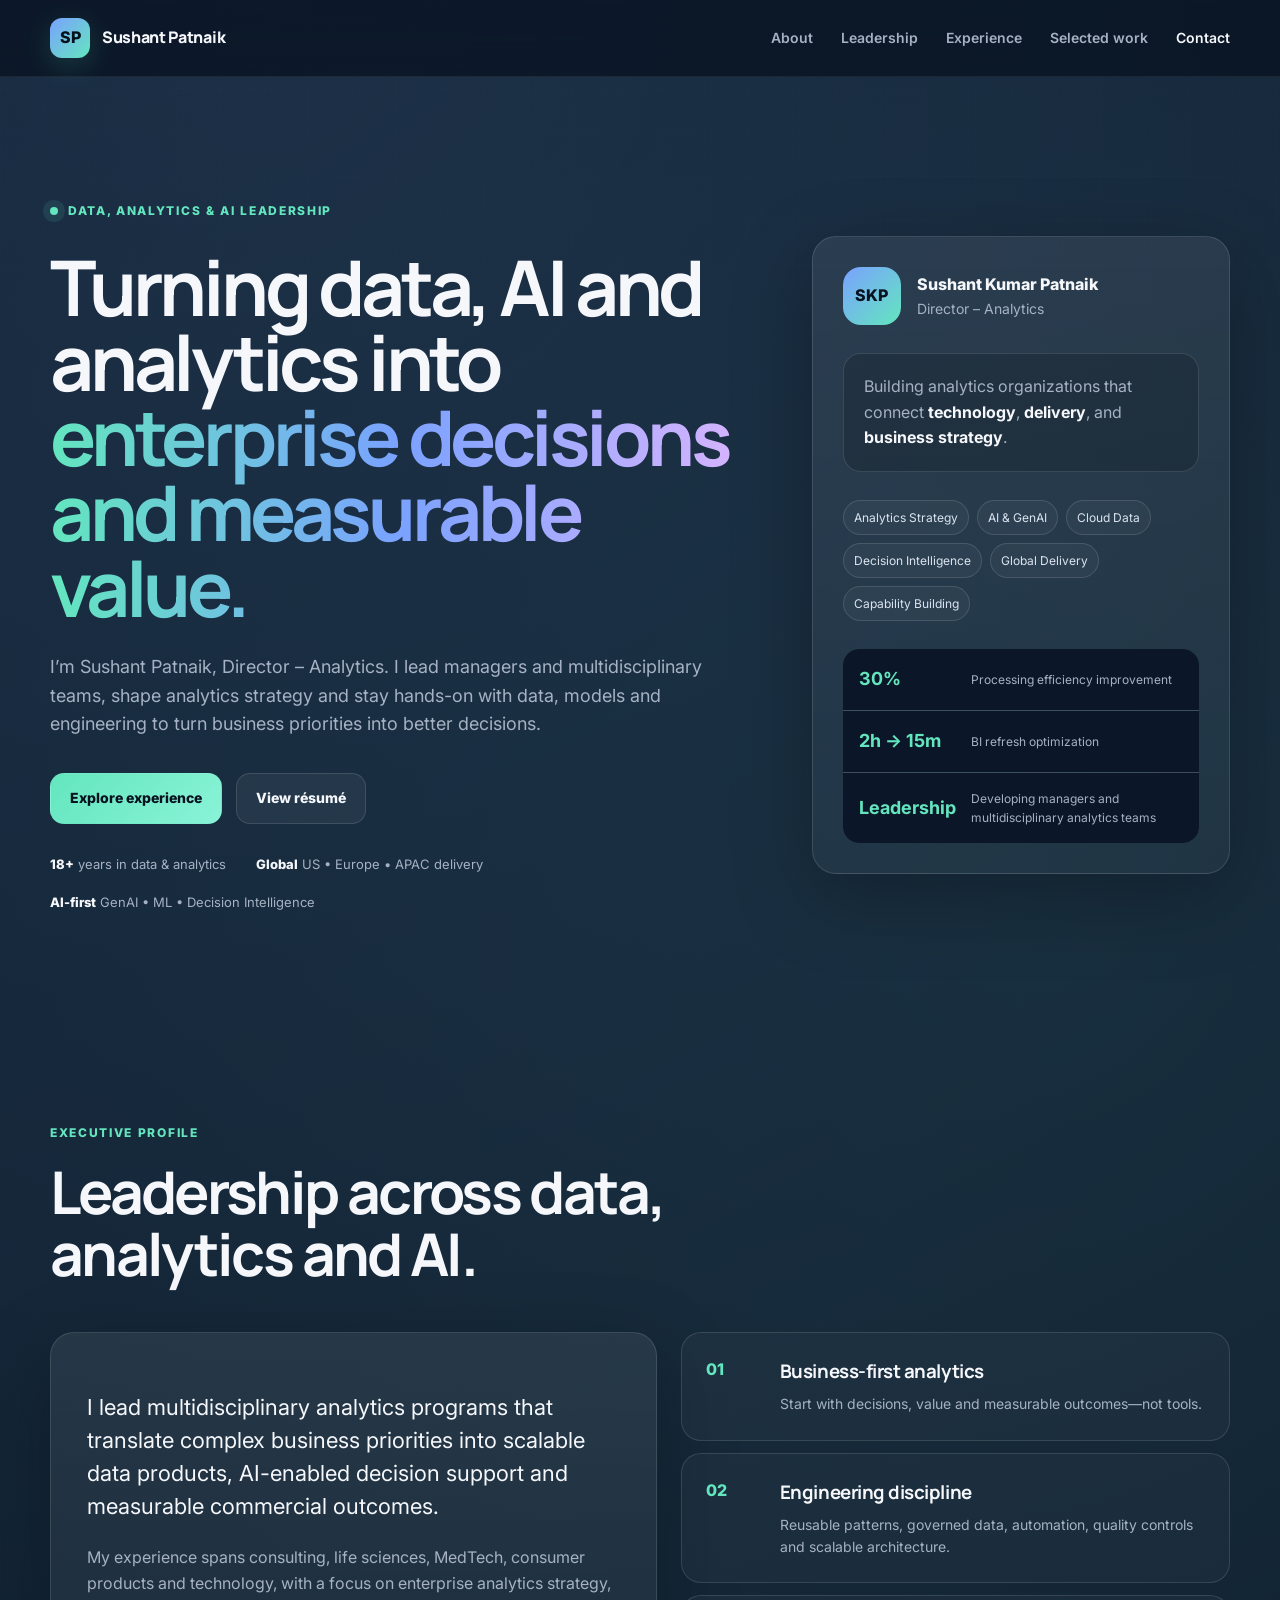
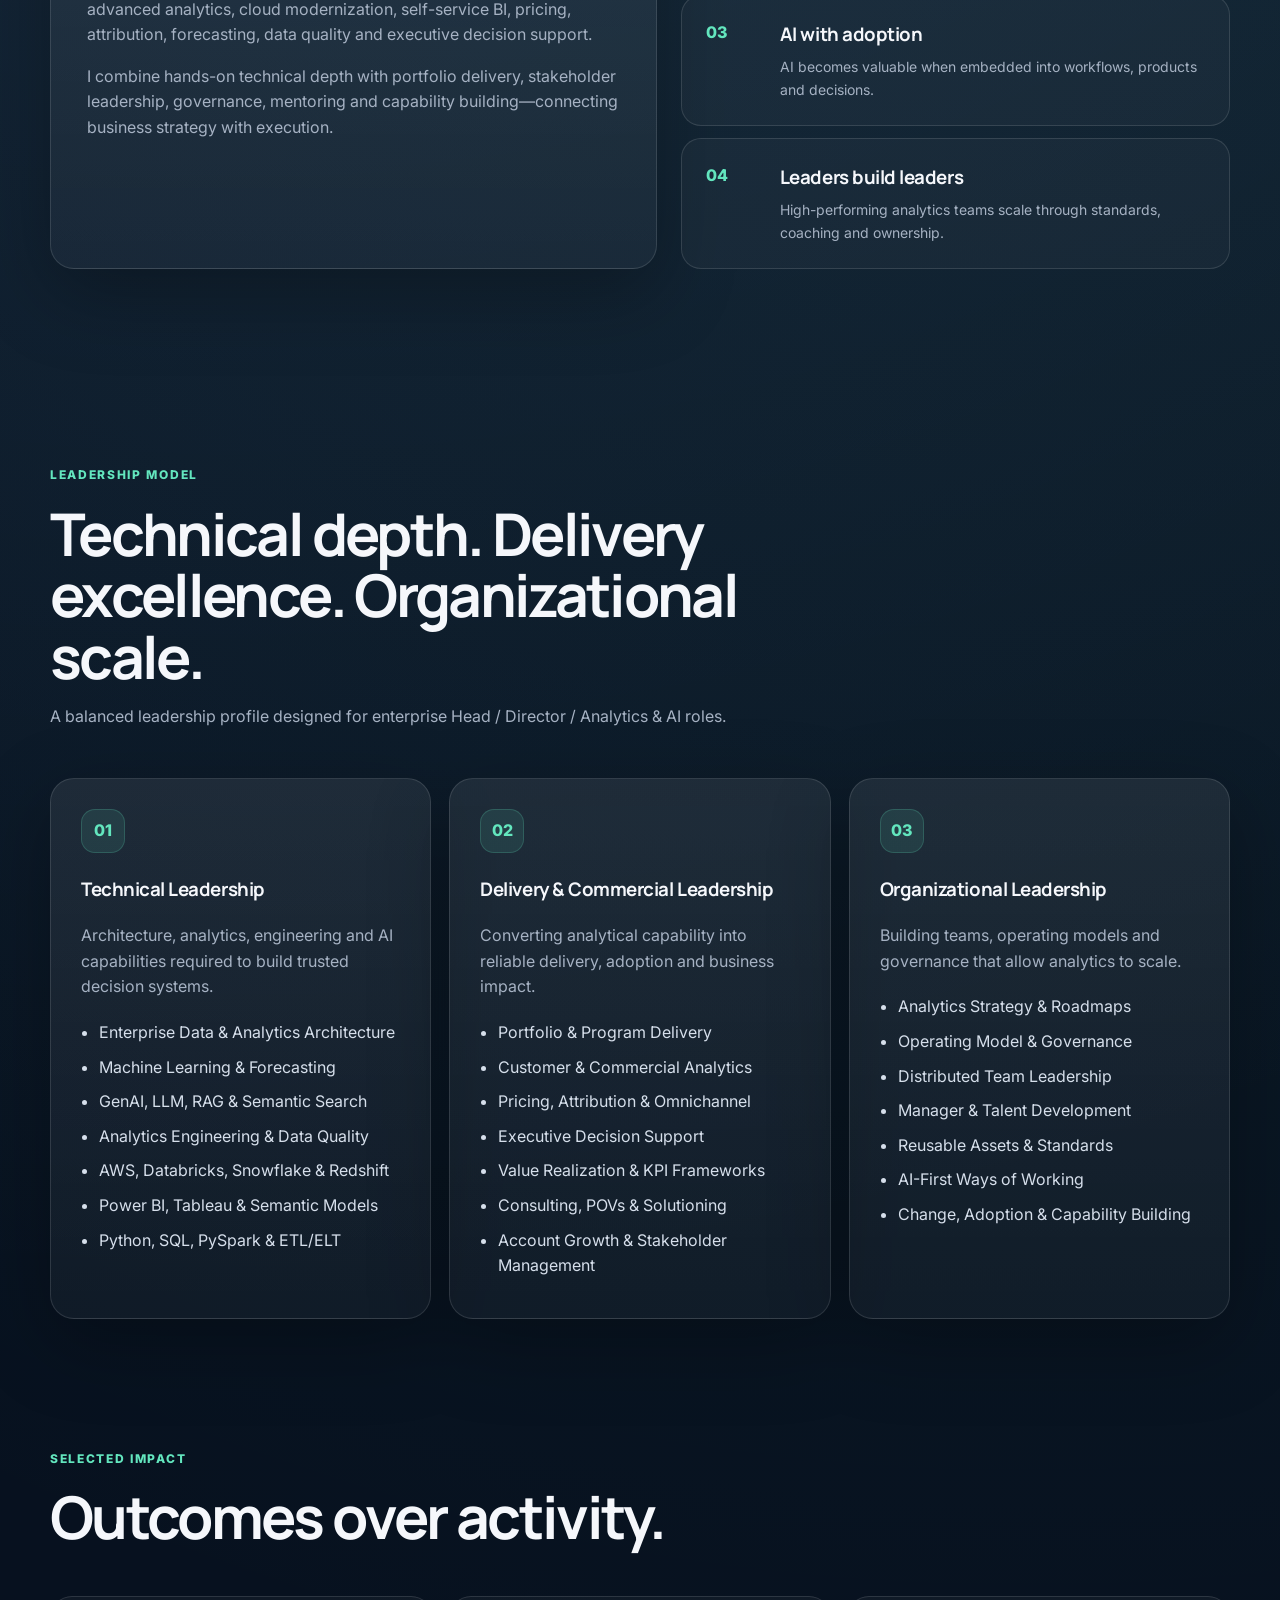
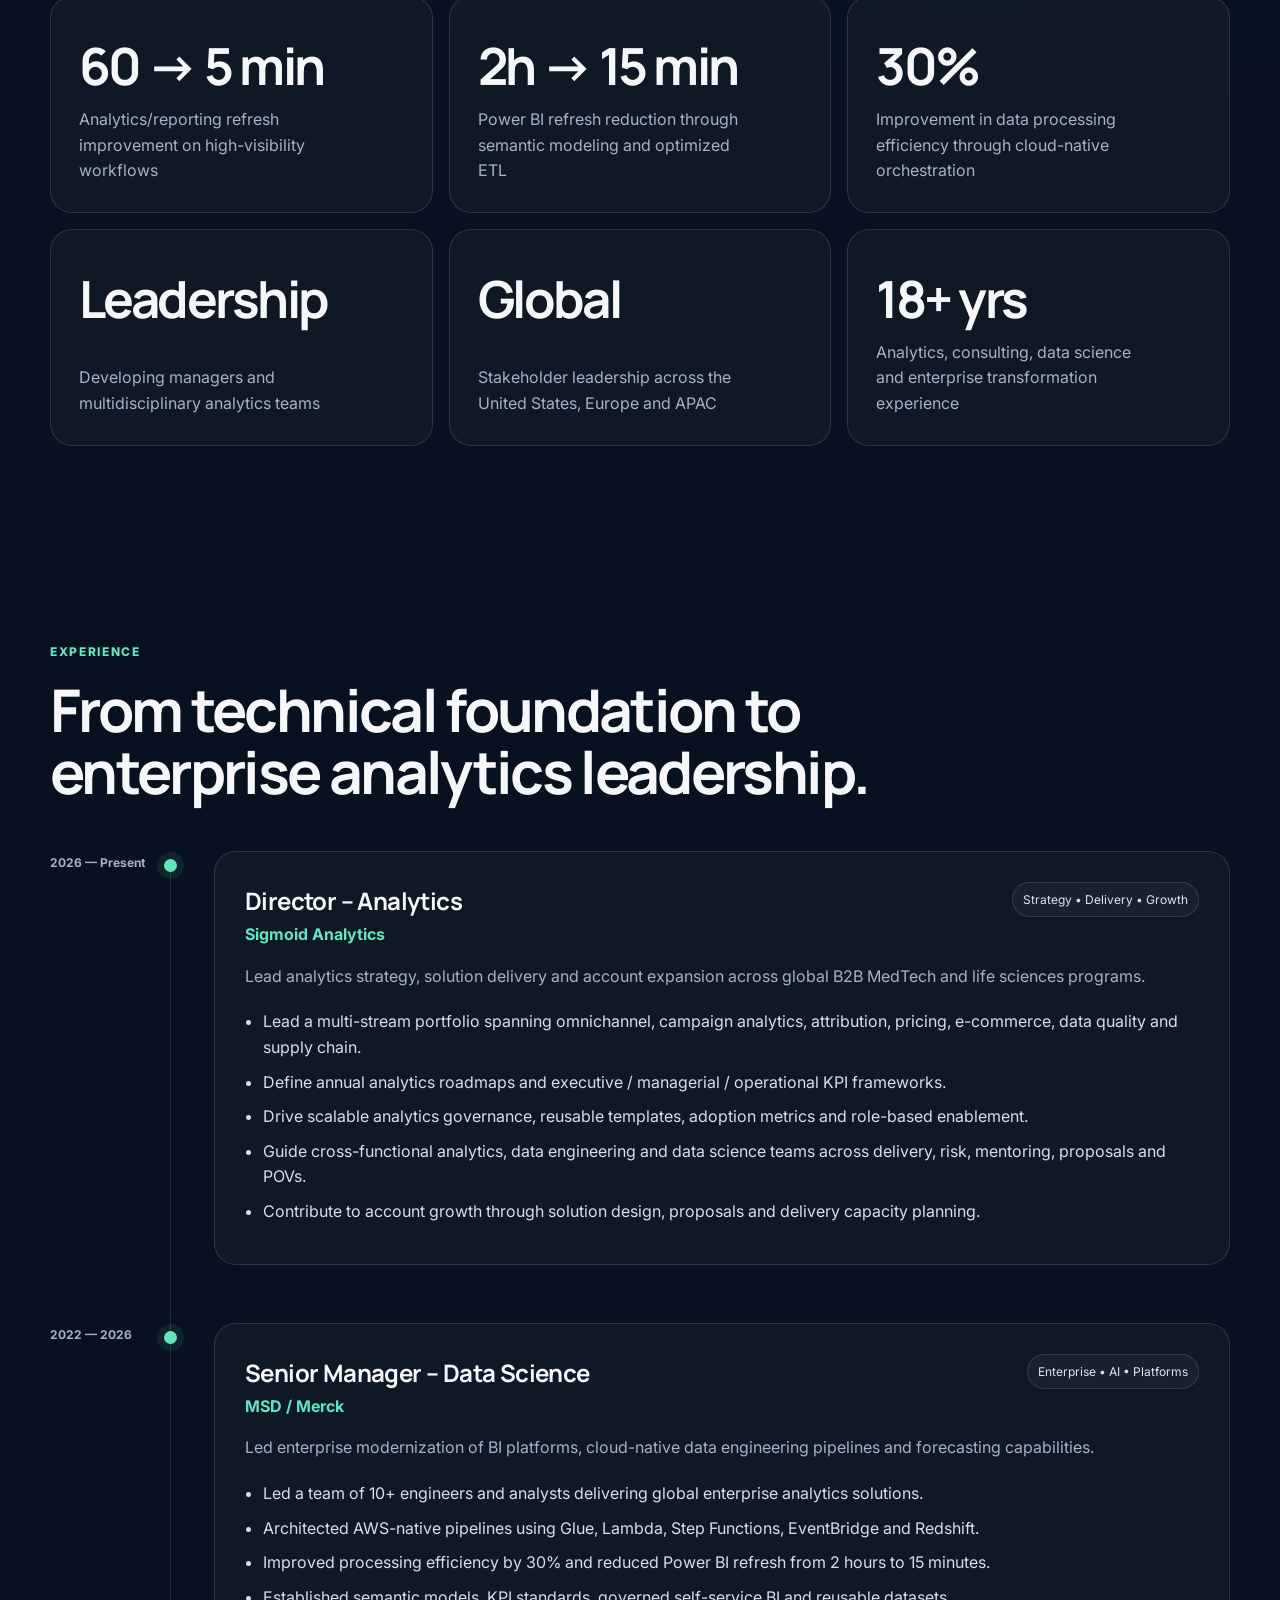
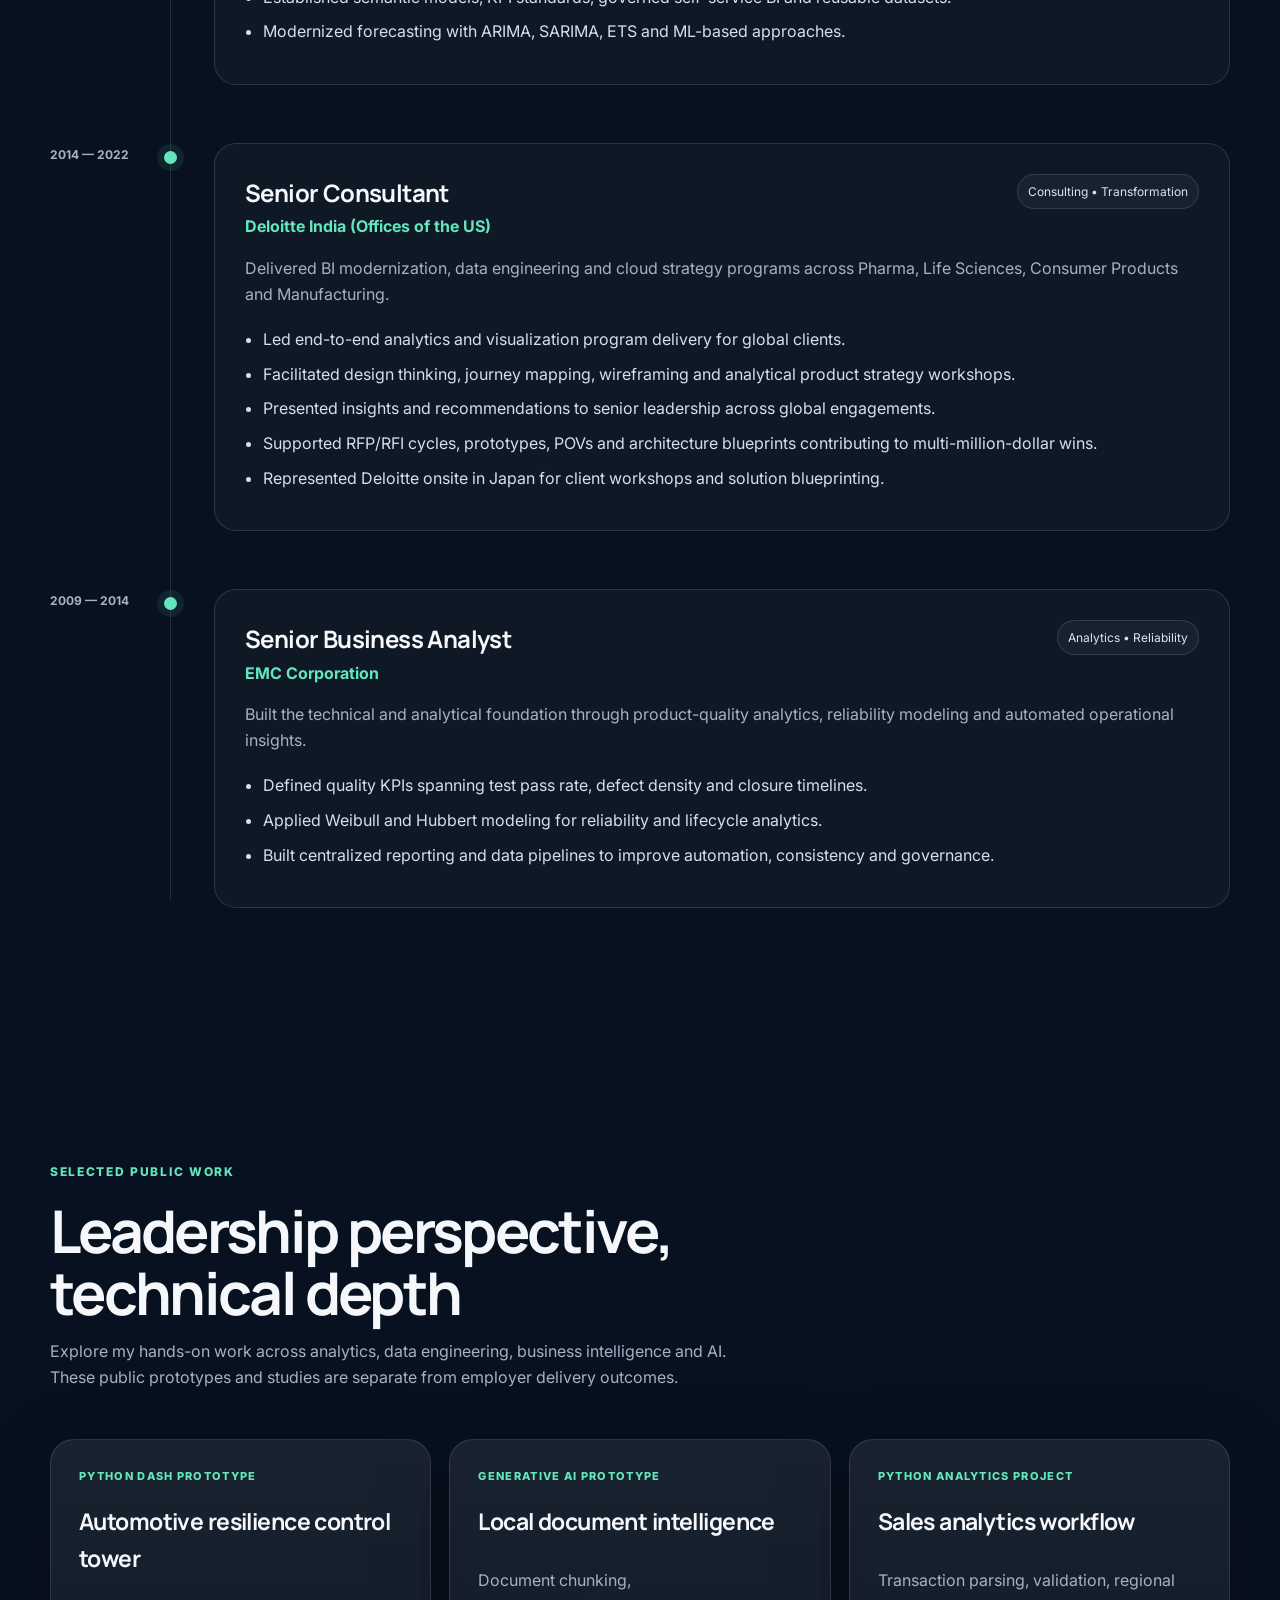
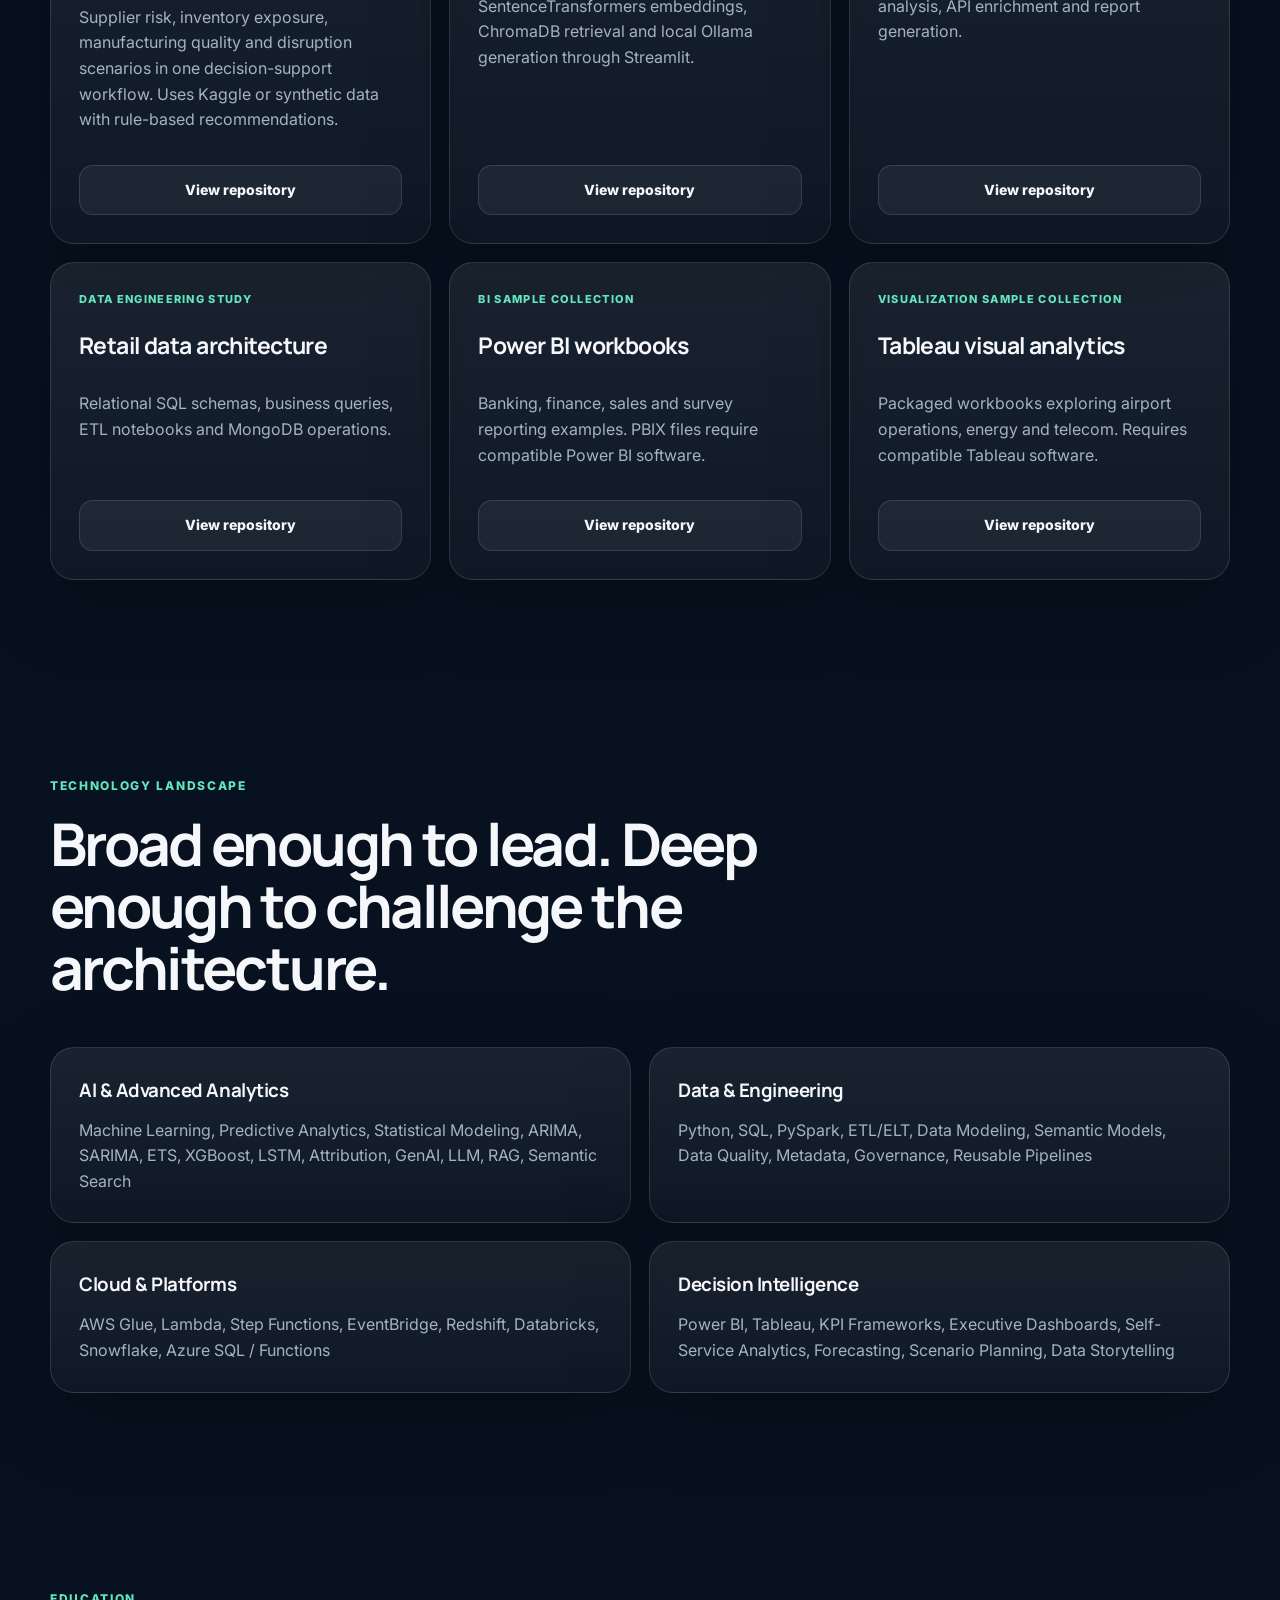
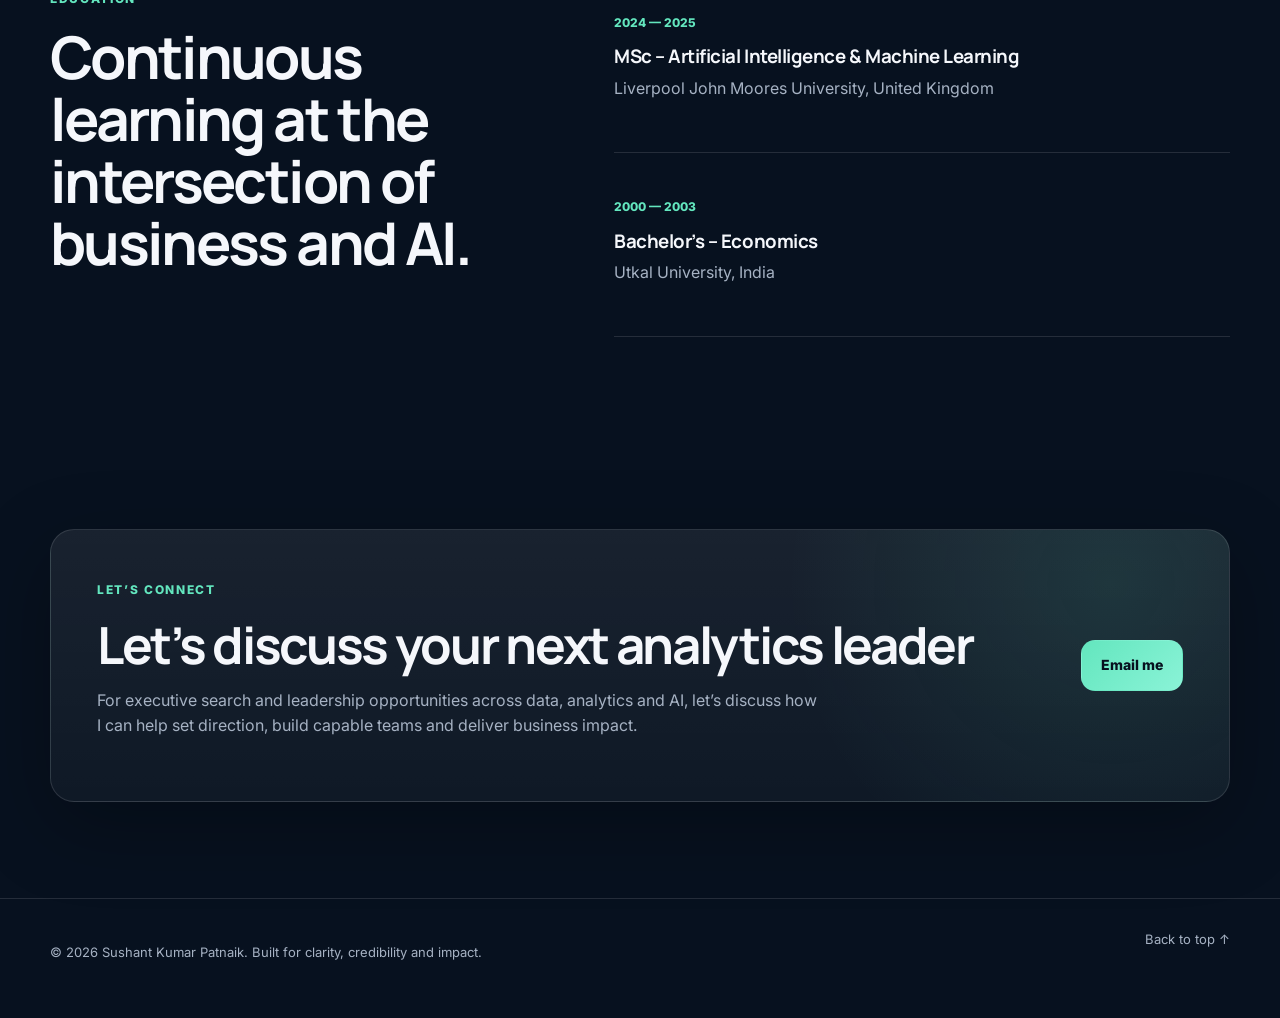
<file: index.html>
<!DOCTYPE html>
<html lang="en">
<head>
  <meta charset="UTF-8" />
  <meta name="viewport" content="width=device-width, initial-scale=1.0" />
  <meta name="description" content="Sushant Kumar Patnaik - Data, Analytics & AI Leader. Enterprise analytics strategy, AI transformation, global delivery, and organizational leadership." />
  <meta name="keywords" content="Analytics Leader, Data Science, Artificial Intelligence, GenAI, Data Strategy, BI, Power BI, Databricks, AWS, Consulting, Analytics Director" />
  <meta name="author" content="Sushant Kumar Patnaik" />
  <meta property="og:title" content="Sushant Kumar Patnaik | Data, Analytics & AI Leader" />
  <meta property="og:description" content="Enterprise analytics strategy, AI transformation, decision intelligence, and global delivery leadership." />
  <meta property="og:type" content="website" />
  <title>Sushant Kumar Patnaik | Data, Analytics & AI Leader</title>
  <link rel="preconnect" href="https://fonts.googleapis.com">
  <link rel="preconnect" href="https://fonts.gstatic.com" crossorigin>
  <link href="https://fonts.googleapis.com/css2?family=Inter:wght@400;500;600;700;800&family=Manrope:wght@500;600;700;800&display=swap" rel="stylesheet">
  <link rel="stylesheet" href="styles.css" />
  <link rel="icon" type="image/svg+xml" href="favicon.svg" />
  <meta name="theme-color" content="#101828" />
  <meta name="twitter:card" content="summary" />
  <meta name="twitter:title" content="Sushant Kumar Patnaik | Data, Analytics &amp; AI Leader" />
  <meta name="twitter:description" content="Technical leadership, global delivery and organizational capability." />
  <!-- SITE_URL_START -->
<link rel="canonical" href="https://patnaiksushant.github.io/Pportfolio-website/">
<meta property="og:url" content="https://patnaiksushant.github.io/Pportfolio-website/">
<!-- SITE_URL_END -->
</head>
<body>
  <a class="skip-link" href="#top">Skip to content</a>
  <div class="page-bg"></div>

  <header class="site-header">
    <div class="container nav-wrap">
      <a class="brand" href="#top" aria-label="Home">
        <span class="brand-mark">SP</span>
        <span class="brand-text">Sushant Patnaik</span>
      </a>
      <nav class="desktop-nav" aria-label="Primary">
        <a href="#about">About</a>
        <a href="#leadership">Leadership</a>
        <a href="#experience">Experience</a>
        <a href="#projects">Selected work</a>
        <a href="#contact">Contact</a>
      </nav>
      <button class="menu-btn" id="menuBtn" aria-label="Open menu" aria-expanded="false">
        <span></span><span></span><span></span>
      </button>
    </div>

    <div class="mobile-nav" id="mobileNav">
      <a href="#about">About</a>
      <a href="#leadership">Leadership</a>
      <a href="#experience">Experience</a>
      <a href="#projects">Selected work</a>
      <a href="#contact">Contact</a>
    </div>
  </header>

  <main id="top">
    <section class="hero section">
      <div class="container hero-grid">
        <div class="hero-copy reveal">
          <div class="eyebrow">
            <span class="status-dot"></span>
            Data, Analytics & AI Leadership
          </div>
          <h1>
            Turning data, AI and analytics into
            <span class="gradient-text">enterprise decisions and measurable value.</span>
          </h1>
          <p class="hero-lead">I’m Sushant Patnaik, Director – Analytics. I lead managers and multidisciplinary teams, shape analytics strategy and stay hands-on with data, models and engineering to turn business priorities into better decisions.</p>

          <div class="hero-actions">
            <a class="btn btn-primary" href="#experience">Explore experience</a>
            <a class="btn btn-secondary" href="resume.pdf" target="_blank" rel="noopener">View résumé</a>
          </div>

          <div class="hero-meta">
            <div><span>18+</span> years in data & analytics</div>
            <div><span>Global</span> US • Europe • APAC delivery</div>
            <div><span>AI-first</span> GenAI • ML • Decision Intelligence</div>
          </div>
        </div>

        <div class="hero-panel reveal reveal-delay">
          <div class="profile-card">
            <div class="profile-top">
              <div class="avatar">SKP</div>
              <div>
                <div class="profile-name">Sushant Kumar Patnaik</div>
                <div class="profile-role">Director – Analytics</div>
              </div>
            </div>

            <div class="profile-statement">
              Building analytics organizations that connect
              <strong>technology</strong>, <strong>delivery</strong>, and
              <strong>business strategy</strong>.
            </div>

            <div class="profile-pills">
              <span>Analytics Strategy</span>
              <span>AI & GenAI</span>
              <span>Cloud Data</span>
              <span>Decision Intelligence</span>
              <span>Global Delivery</span>
              <span>Capability Building</span>
            </div>

            <div class="mini-impact">
              <div>
                <strong>30%</strong>
                <span>Processing efficiency improvement</span>
              </div>
              <div>
                <strong>2h → 15m</strong>
                <span>BI refresh optimization</span>
              </div>
              <div>
                <strong>Leadership</strong><span>Developing managers and multidisciplinary analytics teams</span>
              </div>
            </div>
          </div>
        </div>
      </div>
    </section>

    <section id="about" class="section">
      <div class="container">
        <div class="section-heading reveal">
          <span class="section-kicker">Executive profile</span>
          <h2>Leadership across data, analytics and AI.</h2>
        </div>

        <div class="about-grid">
          <article class="glass-card reveal">
            <p class="large-copy">
              I lead multidisciplinary analytics programs that translate complex business priorities into
              scalable data products, AI-enabled decision support and measurable commercial outcomes.
            </p>
            <p>
              My experience spans consulting, life sciences, MedTech, consumer products and technology,
              with a focus on enterprise analytics strategy, advanced analytics, cloud modernization,
              self-service BI, pricing, attribution, forecasting, data quality and executive decision support.
            </p>
            <p>
              I combine hands-on technical depth with portfolio delivery, stakeholder leadership,
              governance, mentoring and capability building—connecting business strategy with execution.
            </p>
          </article>

          <aside class="principles reveal reveal-delay">
            <div class="principle">
              <span>01</span>
              <div>
                <h3>Business-first analytics</h3>
                <p>Start with decisions, value and measurable outcomes—not tools.</p>
              </div>
            </div>
            <div class="principle">
              <span>02</span>
              <div>
                <h3>Engineering discipline</h3>
                <p>Reusable patterns, governed data, automation, quality controls and scalable architecture.</p>
              </div>
            </div>
            <div class="principle">
              <span>03</span>
              <div>
                <h3>AI with adoption</h3>
                <p>AI becomes valuable when embedded into workflows, products and decisions.</p>
              </div>
            </div>
            <div class="principle">
              <span>04</span>
              <div>
                <h3>Leaders build leaders</h3>
                <p>High-performing analytics teams scale through standards, coaching and ownership.</p>
              </div>
            </div>
          </aside>
        </div>
      </div>
    </section>

    <section id="leadership" class="section">
      <div class="container">
        <div class="section-heading reveal">
          <span class="section-kicker">Leadership model</span>
          <h2>Technical depth. Delivery excellence. Organizational scale.</h2>
          <p>
            A balanced leadership profile designed for enterprise Head / Director / Analytics & AI roles.
          </p>
        </div>

        <div class="leadership-grid">
          <article class="pillar-card reveal">
            <div class="pillar-icon">01</div>
            <h3>Technical Leadership</h3>
            <p>Architecture, analytics, engineering and AI capabilities required to build trusted decision systems.</p>
            <ul>
              <li>Enterprise Data & Analytics Architecture</li>
              <li>Machine Learning & Forecasting</li>
              <li>GenAI, LLM, RAG & Semantic Search</li>
              <li>Analytics Engineering & Data Quality</li>
              <li>AWS, Databricks, Snowflake & Redshift</li>
              <li>Power BI, Tableau & Semantic Models</li>
              <li>Python, SQL, PySpark & ETL/ELT</li>
            </ul>
          </article>

          <article class="pillar-card reveal reveal-delay">
            <div class="pillar-icon">02</div>
            <h3>Delivery & Commercial Leadership</h3>
            <p>Converting analytical capability into reliable delivery, adoption and business impact.</p>
            <ul>
              <li>Portfolio & Program Delivery</li>
              <li>Customer & Commercial Analytics</li>
              <li>Pricing, Attribution & Omnichannel</li>
              <li>Executive Decision Support</li>
              <li>Value Realization & KPI Frameworks</li>
              <li>Consulting, POVs & Solutioning</li>
              <li>Account Growth & Stakeholder Management</li>
            </ul>
          </article>

          <article class="pillar-card reveal reveal-delay-2">
            <div class="pillar-icon">03</div>
            <h3>Organizational Leadership</h3>
            <p>Building teams, operating models and governance that allow analytics to scale.</p>
            <ul>
              <li>Analytics Strategy & Roadmaps</li>
              <li>Operating Model & Governance</li>
              <li>Distributed Team Leadership</li>
              <li>Manager & Talent Development</li>
              <li>Reusable Assets & Standards</li>
              <li>AI-First Ways of Working</li>
              <li>Change, Adoption & Capability Building</li>
            </ul>
          </article>
        </div>
      </div>
    </section>

    <section class="section impact-section">
      <div class="container">
        <div class="section-heading reveal">
          <span class="section-kicker">Selected impact</span>
          <h2>Outcomes over activity.</h2>
        </div>

        <div class="impact-grid">
          <div class="impact-card reveal">
            <strong>60 → 5 min</strong>
            <span>Analytics/reporting refresh improvement on high-visibility workflows</span>
          </div>
          <div class="impact-card reveal reveal-delay">
            <strong>2h → 15 min</strong>
            <span>Power BI refresh reduction through semantic modeling and optimized ETL</span>
          </div>
          <div class="impact-card reveal reveal-delay-2">
            <strong>30%</strong>
            <span>Improvement in data processing efficiency through cloud-native orchestration</span>
          </div>
          <div class="impact-card reveal">
            <strong>Leadership</strong><span>Developing managers and multidisciplinary analytics teams</span>
          </div>
          <div class="impact-card reveal reveal-delay">
            <strong>Global</strong>
            <span>Stakeholder leadership across the United States, Europe and APAC</span>
          </div>
          <div class="impact-card reveal reveal-delay-2">
            <strong>18+ yrs</strong>
            <span>Analytics, consulting, data science and enterprise transformation experience</span>
          </div>
        </div>
      </div>
    </section>

    <section id="experience" class="section">
      <div class="container">
        <div class="section-heading reveal">
          <span class="section-kicker">Experience</span>
          <h2>From technical foundation to enterprise analytics leadership.</h2>
        </div>

        <div class="timeline">
          <article class="timeline-item reveal">
            <div class="timeline-dot"></div>
            <div class="timeline-date">2026 — Present</div>
            <div class="timeline-content">
              <div class="role-row">
                <div>
                  <h3>Director – Analytics</h3>
                  <p class="company">Sigmoid Analytics</p>
                </div>
                <span class="role-tag">Strategy • Delivery • Growth</span>
              </div>
              <p>
                Lead analytics strategy, solution delivery and account expansion across global B2B MedTech
                and life sciences programs.
              </p>
              <ul>
                <li>Lead a multi-stream portfolio spanning omnichannel, campaign analytics, attribution, pricing, e-commerce, data quality and supply chain.</li>
                <li>Define annual analytics roadmaps and executive / managerial / operational KPI frameworks.</li>
                <li>Drive scalable analytics governance, reusable templates, adoption metrics and role-based enablement.</li>
                <li>Guide cross-functional analytics, data engineering and data science teams across delivery, risk, mentoring, proposals and POVs.</li>
                <li>Contribute to account growth through solution design, proposals and delivery capacity planning.</li>
              </ul>
            </div>
          </article>

          <article class="timeline-item reveal">
            <div class="timeline-dot"></div>
            <div class="timeline-date">2022 — 2026</div>
            <div class="timeline-content">
              <div class="role-row">
                <div>
                  <h3>Senior Manager – Data Science</h3>
                  <p class="company">MSD / Merck</p>
                </div>
                <span class="role-tag">Enterprise • AI • Platforms</span>
              </div>
              <p>
                Led enterprise modernization of BI platforms, cloud-native data engineering pipelines and forecasting capabilities.
              </p>
              <ul>
                <li>Led a team of 10+ engineers and analysts delivering global enterprise analytics solutions.</li>
                <li>Architected AWS-native pipelines using Glue, Lambda, Step Functions, EventBridge and Redshift.</li>
                <li>Improved processing efficiency by 30% and reduced Power BI refresh from 2 hours to 15 minutes.</li>
                <li>Established semantic models, KPI standards, governed self-service BI and reusable datasets.</li>
                <li>Modernized forecasting with ARIMA, SARIMA, ETS and ML-based approaches.</li>
              </ul>
            </div>
          </article>

          <article class="timeline-item reveal">
            <div class="timeline-dot"></div>
            <div class="timeline-date">2014 — 2022</div>
            <div class="timeline-content">
              <div class="role-row">
                <div>
                  <h3>Senior Consultant</h3>
                  <p class="company">Deloitte India (Offices of the US)</p>
                </div>
                <span class="role-tag">Consulting • Transformation</span>
              </div>
              <p>
                Delivered BI modernization, data engineering and cloud strategy programs across Pharma,
                Life Sciences, Consumer Products and Manufacturing.
              </p>
              <ul>
                <li>Led end-to-end analytics and visualization program delivery for global clients.</li>
                <li>Facilitated design thinking, journey mapping, wireframing and analytical product strategy workshops.</li>
                <li>Presented insights and recommendations to senior leadership across global engagements.</li>
                <li>Supported RFP/RFI cycles, prototypes, POVs and architecture blueprints contributing to multi-million-dollar wins.</li>
                <li>Represented Deloitte onsite in Japan for client workshops and solution blueprinting.</li>
              </ul>
            </div>
          </article>

          <article class="timeline-item reveal">
            <div class="timeline-dot"></div>
            <div class="timeline-date">2009 — 2014</div>
            <div class="timeline-content">
              <div class="role-row">
                <div>
                  <h3>Senior Business Analyst</h3>
                  <p class="company">EMC Corporation</p>
                </div>
                <span class="role-tag">Analytics • Reliability</span>
              </div>
              <p>
                Built the technical and analytical foundation through product-quality analytics,
                reliability modeling and automated operational insights.
              </p>
              <ul>
                <li>Defined quality KPIs spanning test pass rate, defect density and closure timelines.</li>
                <li>Applied Weibull and Hubbert modeling for reliability and lifecycle analytics.</li>
                <li>Built centralized reporting and data pipelines to improve automation, consistency and governance.</li>
              </ul>
            </div>
          </article>
        </div>
      </div>
    </section>

    
<section id="projects" class="section">
  <div class="container">
    <div class="section-heading">
      <span class="section-kicker">Selected public work</span>
      <h2>Leadership perspective, technical depth</h2>
      <p>Explore my hands-on work across analytics, data engineering,
      business intelligence and AI. These public prototypes and
      studies are separate from employer delivery outcomes.</p>
    </div>
    <div class="project-grid">
    <article class="project-card">
      <div class="project-label">Python Dash prototype</div>
      <h3>Automotive resilience control tower</h3>
      <p>Supplier risk, inventory exposure, manufacturing quality and disruption scenarios in one decision-support workflow. Uses Kaggle or synthetic data with rule-based recommendations.</p>
      <a class="btn btn-secondary"
         href="https://github.com/patnaiksushant/auto-resilience-ai-control-tower"
         target="_blank" rel="noopener noreferrer">
         View repository
      </a>
    </article>
    
    <article class="project-card">
      <div class="project-label">Generative AI prototype</div>
      <h3>Local document intelligence</h3>
      <p>Document chunking, SentenceTransformers embeddings, ChromaDB retrieval and local Ollama generation through Streamlit.</p>
      <a class="btn btn-secondary"
         href="https://github.com/patnaiksushant/demo-minimal-rag"
         target="_blank" rel="noopener noreferrer">
         View repository
      </a>
    </article>
    
    <article class="project-card">
      <div class="project-label">Python analytics project</div>
      <h3>Sales analytics workflow</h3>
      <p>Transaction parsing, validation, regional analysis, API enrichment and report generation.</p>
      <a class="btn btn-secondary"
         href="https://github.com/patnaiksushant/eda-sales-system"
         target="_blank" rel="noopener noreferrer">
         View repository
      </a>
    </article>
    
    <article class="project-card">
      <div class="project-label">Data engineering study</div>
      <h3>Retail data architecture</h3>
      <p>Relational SQL schemas, business queries, ETL notebooks and MongoDB operations.</p>
      <a class="btn btn-secondary"
         href="https://github.com/patnaiksushant/Data-Architecture-Design-and-Implementation"
         target="_blank" rel="noopener noreferrer">
         View repository
      </a>
    </article>
    
    <article class="project-card">
      <div class="project-label">BI sample collection</div>
      <h3>Power BI workbooks</h3>
      <p>Banking, finance, sales and survey reporting examples. PBIX files require compatible Power BI software.</p>
      <a class="btn btn-secondary"
         href="https://github.com/patnaiksushant/Visualization-PowerBI"
         target="_blank" rel="noopener noreferrer">
         View repository
      </a>
    </article>
    
    <article class="project-card">
      <div class="project-label">Visualization sample collection</div>
      <h3>Tableau visual analytics</h3>
      <p>Packaged workbooks exploring airport operations, energy and telecom. Requires compatible Tableau software.</p>
      <a class="btn btn-secondary"
         href="https://github.com/patnaiksushant/visualization-Tableau"
         target="_blank" rel="noopener noreferrer">
         View repository
      </a>
    </article>
    
    </div>
  </div>
</section>


    <section class="section skills-section">
      <div class="container">
        <div class="section-heading reveal">
          <span class="section-kicker">Technology landscape</span>
          <h2>Broad enough to lead. Deep enough to challenge the architecture.</h2>
        </div>

        <div class="skills-grid">
          <div class="skill-group reveal">
            <h3>AI & Advanced Analytics</h3>
            <p>Machine Learning, Predictive Analytics, Statistical Modeling, ARIMA, SARIMA, ETS, XGBoost, LSTM, Attribution, GenAI, LLM, RAG, Semantic Search</p>
          </div>
          <div class="skill-group reveal reveal-delay">
            <h3>Data & Engineering</h3>
            <p>Python, SQL, PySpark, ETL/ELT, Data Modeling, Semantic Models, Data Quality, Metadata, Governance, Reusable Pipelines</p>
          </div>
          <div class="skill-group reveal reveal-delay-2">
            <h3>Cloud & Platforms</h3>
            <p>AWS Glue, Lambda, Step Functions, EventBridge, Redshift, Databricks, Snowflake, Azure SQL / Functions</p>
          </div>
          <div class="skill-group reveal">
            <h3>Decision Intelligence</h3>
            <p>Power BI, Tableau, KPI Frameworks, Executive Dashboards, Self-Service Analytics, Forecasting, Scenario Planning, Data Storytelling</p>
          </div>
        </div>
      </div>
    </section>

    <section class="section education-section">
      <div class="container compact-grid">
        <div class="section-heading reveal">
          <span class="section-kicker">Education</span>
          <h2>Continuous learning at the intersection of business and AI.</h2>
        </div>
        <div class="education-list reveal reveal-delay">
          <div class="education-item">
            <span>2024 — 2025</span>
            <h3>MSc – Artificial Intelligence & Machine Learning</h3>
            <p>Liverpool John Moores University, United Kingdom</p>
          </div>
          <div class="education-item">
            <span>2000 — 2003</span>
            <h3>Bachelor’s – Economics</h3>
            <p>Utkal University, India</p>
          </div>
        </div>
      </div>
    </section>

    <section id="contact" class="section contact-section">
      <div class="container contact-card reveal">
        <div>
          <span class="section-kicker">Let’s connect</span>
          <h2>Let’s discuss your next analytics leader</h2>
          <p>
            For executive search and leadership opportunities across data, analytics and AI, let’s discuss how I can help set direction, build capable teams and deliver business impact.
          </p>
        </div>
        <div class="contact-actions">
          <a class="btn btn-primary" href="mailto:patnaiksushant@gmail.com">Email me</a>
          <!-- Add your verified LinkedIn profile URL here. -->
        </div>
      </div>
    </section>
  </main>

  <footer>
    <div class="container footer-inner">
      <p>© <span id="year"></span> Sushant Kumar Patnaik. Built for clarity, credibility and impact.</p>
      <a href="#top">Back to top ↑</a>
    </div>
  </footer>

  <script src="script.js"></script>
</body>
</html>
</file>
<file: styles.css>
:root {
  --bg: #07111f;
  --bg-soft: #0b1728;
  --surface: rgba(255,255,255,.055);
  --surface-2: rgba(255,255,255,.085);
  --border: rgba(255,255,255,.12);
  --text: #f5f7fb;
  --muted: #a6b2c3;
  --accent: #63e6be;
  --accent-2: #7aa2ff;
  --accent-3: #d8b4fe;
  --shadow: 0 24px 80px rgba(0,0,0,.28);
  --radius: 24px;
  --container: 1180px;
}

* { box-sizing: border-box; }
html { scroll-behavior: smooth; }
body {
  margin: 0;
  font-family: "Inter", system-ui, sans-serif;
  color: var(--text);
  background:
    radial-gradient(circle at 20% 0%, rgba(122,162,255,.15), transparent 32%),
    radial-gradient(circle at 80% 10%, rgba(99,230,190,.09), transparent 30%),
    var(--bg);
  line-height: 1.6;
  overflow-x: hidden;
}

a { color: inherit; text-decoration: none; }
img { max-width: 100%; display: block; }
button { font: inherit; }

.page-bg {
  position: fixed;
  inset: 0;
  pointer-events: none;
  background-image:
    linear-gradient(rgba(255,255,255,.018) 1px, transparent 1px),
    linear-gradient(90deg, rgba(255,255,255,.018) 1px, transparent 1px);
  background-size: 44px 44px;
  mask-image: linear-gradient(to bottom, rgba(0,0,0,.55), transparent 70%);
  z-index: -1;
}

.container {
  width: min(calc(100% - 40px), var(--container));
  margin: 0 auto;
}

.section { padding: 96px 0; }

.site-header {
  position: sticky;
  top: 0;
  z-index: 50;
  backdrop-filter: blur(18px);
  background: rgba(7,17,31,.72);
  border-bottom: 1px solid rgba(255,255,255,.07);
}

.nav-wrap {
  height: 76px;
  display: flex;
  align-items: center;
  justify-content: space-between;
}

.brand { display: flex; align-items: center; gap: 12px; font-weight: 800; }
.brand-mark {
  width: 40px;
  height: 40px;
  display: grid;
  place-items: center;
  border-radius: 12px;
  background: linear-gradient(135deg, var(--accent-2), var(--accent));
  color: #04111b;
  box-shadow: 0 8px 28px rgba(99,230,190,.16);
}
.brand-text { font-family: "Manrope", sans-serif; letter-spacing: -.02em; }

.desktop-nav { display: flex; gap: 28px; }
.desktop-nav a {
  color: var(--muted);
  font-size: 14px;
  font-weight: 600;
  transition: color .2s ease;
}
.desktop-nav a:hover { color: var(--text); }

.menu-btn {
  display: none;
  background: transparent;
  border: 0;
  padding: 8px;
}
.menu-btn span {
  display: block;
  width: 24px;
  height: 2px;
  background: var(--text);
  margin: 5px 0;
  border-radius: 4px;
}
.mobile-nav {
  display: none;
  padding: 0 20px 20px;
}
.mobile-nav.open { display: grid; gap: 8px; }
.mobile-nav a {
  padding: 12px 0;
  color: var(--muted);
  border-bottom: 1px solid var(--border);
}

.hero { padding-top: 120px; padding-bottom: 110px; }
.hero-grid {
  display: grid;
  grid-template-columns: 1.25fr .75fr;
  gap: 64px;
  align-items: center;
}

.eyebrow, .section-kicker {
  display: inline-flex;
  align-items: center;
  gap: 10px;
  text-transform: uppercase;
  letter-spacing: .14em;
  font-size: 12px;
  font-weight: 800;
  color: var(--accent);
}
.status-dot {
  width: 8px;
  height: 8px;
  border-radius: 50%;
  background: var(--accent);
  box-shadow: 0 0 0 7px rgba(99,230,190,.10);
}

h1,h2,h3 { font-family: "Manrope", sans-serif; margin-top: 0; }
h1 {
  font-size: clamp(3.1rem, 6vw, 6.4rem);
  line-height: .98;
  letter-spacing: -.055em;
  margin: 26px 0 28px;
  max-width: 920px;
}
h2 {
  font-size: clamp(2.2rem, 4.6vw, 4.1rem);
  line-height: 1.05;
  letter-spacing: -.045em;
  margin: 16px 0;
}
h3 { letter-spacing: -.025em; }
.gradient-text {
  display: block;
  background: linear-gradient(90deg, var(--accent), var(--accent-2), var(--accent-3));
  -webkit-background-clip: text;
  background-clip: text;
  color: transparent;
}
.hero-lead {
  max-width: 800px;
  color: var(--muted);
  font-size: 18px;
}
.hero-actions {
  display: flex;
  gap: 14px;
  margin: 34px 0 30px;
}
.btn {
  display: inline-flex;
  align-items: center;
  justify-content: center;
  padding: 13px 19px;
  border-radius: 14px;
  font-weight: 800;
  font-size: 14px;
  border: 1px solid var(--border);
  transition: transform .2s ease, background .2s ease, border-color .2s ease;
}
.btn:hover { transform: translateY(-2px); }
.btn-primary {
  background: linear-gradient(135deg, var(--accent), #8af3d7);
  color: #07111f;
  border-color: transparent;
}
.btn-secondary { background: var(--surface); }
.btn-secondary:hover { background: var(--surface-2); }

.hero-meta {
  display: flex;
  flex-wrap: wrap;
  gap: 18px 30px;
  color: var(--muted);
  font-size: 13px;
}
.hero-meta span { color: var(--text); font-weight: 800; }

.profile-card,
.glass-card,
.pillar-card,
.project-card,
.skill-group,
.contact-card {
  border: 1px solid var(--border);
  background: linear-gradient(180deg, rgba(255,255,255,.075), rgba(255,255,255,.035));
  border-radius: var(--radius);
  box-shadow: var(--shadow);
}

.profile-card { padding: 30px; }
.profile-top { display: flex; align-items: center; gap: 16px; }
.avatar {
  width: 58px;
  height: 58px;
  border-radius: 18px;
  display: grid;
  place-items: center;
  font-weight: 800;
  background: linear-gradient(135deg, var(--accent-2), var(--accent));
  color: #07111f;
}
.profile-name { font-weight: 800; }
.profile-role { color: var(--muted); font-size: 14px; }
.profile-statement {
  margin: 28px 0;
  padding: 20px;
  background: rgba(0,0,0,.17);
  border: 1px solid var(--border);
  border-radius: 18px;
  color: var(--muted);
}
.profile-statement strong { color: var(--text); }
.profile-pills, .project-tags {
  display: flex;
  flex-wrap: wrap;
  gap: 8px;
}
.profile-pills span, .project-tags span, .role-tag {
  padding: 7px 10px;
  border: 1px solid var(--border);
  border-radius: 999px;
  color: #dbe4f0;
  font-size: 12px;
  background: rgba(255,255,255,.04);
}
.mini-impact {
  margin-top: 28px;
  display: grid;
  gap: 1px;
  border-radius: 16px;
  overflow: hidden;
  background: var(--border);
}
.mini-impact > div {
  display: grid;
  grid-template-columns: 100px 1fr;
  align-items: center;
  gap: 12px;
  padding: 16px;
  background: #0b1728;
}
.mini-impact strong { font-size: 18px; color: var(--accent); }
.mini-impact span { color: var(--muted); font-size: 12px; }

.section-heading { max-width: 840px; margin-bottom: 48px; }
.section-heading > p { color: var(--muted); max-width: 720px; }

.about-grid {
  display: grid;
  grid-template-columns: 1.05fr .95fr;
  gap: 24px;
}
.glass-card { padding: 36px; }
.glass-card p { color: var(--muted); }
.glass-card .large-copy {
  color: var(--text);
  font-size: 22px;
  line-height: 1.5;
}

.principles { display: grid; gap: 12px; }
.principle {
  display: grid;
  grid-template-columns: 56px 1fr;
  gap: 18px;
  padding: 24px;
  border: 1px solid var(--border);
  border-radius: 20px;
  background: rgba(255,255,255,.03);
}
.principle > span { color: var(--accent); font-weight: 800; }
.principle h3 { margin-bottom: 6px; }
.principle p { margin: 0; color: var(--muted); font-size: 14px; }

.leadership-grid {
  display: grid;
  grid-template-columns: repeat(3, 1fr);
  gap: 18px;
}
.pillar-card { padding: 30px; }
.pillar-icon {
  width: 44px;
  height: 44px;
  display: grid;
  place-items: center;
  border-radius: 14px;
  background: rgba(99,230,190,.1);
  border: 1px solid rgba(99,230,190,.2);
  color: var(--accent);
  font-weight: 800;
  margin-bottom: 22px;
}
.pillar-card p { color: var(--muted); }
.pillar-card ul, .timeline-content ul {
  margin: 20px 0 0;
  padding-left: 18px;
  color: #d6dfeb;
}
.pillar-card li, .timeline-content li { margin: 9px 0; }

.impact-section { padding-top: 30px; }
.impact-grid {
  display: grid;
  grid-template-columns: repeat(3, 1fr);
  gap: 16px;
}
.impact-card {
  min-height: 180px;
  padding: 28px;
  border-radius: 22px;
  border: 1px solid var(--border);
  background: rgba(255,255,255,.035);
  display: flex;
  flex-direction: column;
  justify-content: space-between;
}
.impact-card strong {
  font-family: "Manrope", sans-serif;
  font-size: clamp(2rem, 4vw, 3.5rem);
  letter-spacing: -.05em;
  color: var(--text);
}
.impact-card span { color: var(--muted); max-width: 280px; }

.timeline {
  position: relative;
  margin-left: 120px;
}
.timeline:before {
  content: "";
  position: absolute;
  top: 8px;
  bottom: 8px;
  left: 0;
  width: 1px;
  background: var(--border);
}
.timeline-item {
  position: relative;
  padding-left: 44px;
  margin-bottom: 58px;
}
.timeline-dot {
  position: absolute;
  width: 13px;
  height: 13px;
  border-radius: 50%;
  left: -6px;
  top: 8px;
  background: var(--accent);
  box-shadow: 0 0 0 7px rgba(99,230,190,.09);
}
.timeline-date {
  position: absolute;
  width: 100px;
  right: calc(100% + 20px);
  top: 2px;
  color: var(--muted);
  font-size: 12px;
  font-weight: 700;
}
.timeline-content {
  padding: 30px;
  border: 1px solid var(--border);
  border-radius: 22px;
  background: rgba(255,255,255,.035);
}
.role-row {
  display: flex;
  justify-content: space-between;
  gap: 20px;
  align-items: flex-start;
}
.timeline-content h3 { font-size: 24px; margin-bottom: 2px; }
.company { margin: 0; color: var(--accent); font-weight: 700; }
.timeline-content > p { color: var(--muted); }

.project-grid {
  display: grid;
  grid-template-columns: repeat(3, 1fr);
  gap: 18px;
}
.project-card {
  padding: 28px;
  min-height: 300px;
  display: flex;
  flex-direction: column;
}
.project-label {
  color: var(--accent);
  text-transform: uppercase;
  font-weight: 800;
  letter-spacing: .12em;
  font-size: 11px;
}
.project-card h3 {
  font-size: 23px;
  margin: 18px 0 12px;
}
.project-card p { color: var(--muted); flex: 1; }

.skills-grid {
  display: grid;
  grid-template-columns: repeat(2, 1fr);
  gap: 18px;
}
.skill-group { padding: 28px; }
.skill-group h3 { margin-bottom: 12px; }
.skill-group p { color: var(--muted); margin: 0; }

.compact-grid {
  display: grid;
  grid-template-columns: .9fr 1.1fr;
  gap: 60px;
}
.education-list { display: grid; gap: 16px; }
.education-item {
  padding: 24px 0;
  border-bottom: 1px solid var(--border);
}
.education-item span { color: var(--accent); font-size: 12px; font-weight: 800; }
.education-item h3 { margin: 8px 0 4px; }
.education-item p { margin: 0; color: var(--muted); }

.contact-card {
  padding: 46px;
  display: grid;
  grid-template-columns: 1fr auto;
  gap: 40px;
  align-items: center;
  background:
    radial-gradient(circle at 90% 20%, rgba(99,230,190,.11), transparent 30%),
    linear-gradient(180deg, rgba(255,255,255,.075), rgba(255,255,255,.035));
}
.contact-card h2 { font-size: clamp(2rem, 4vw, 3.5rem); }
.contact-card p { color: var(--muted); max-width: 720px; }
.contact-actions { display: flex; gap: 12px; flex-wrap: wrap; }

footer { border-top: 1px solid var(--border); padding: 30px 0 42px; color: var(--muted); }
.footer-inner {
  display: flex;
  justify-content: space-between;
  gap: 20px;
  font-size: 13px;
}

.reveal {
  opacity: 0;
  transform: translateY(18px);
  transition: opacity .7s ease, transform .7s ease;
}
.reveal.visible { opacity: 1; transform: translateY(0); }
.reveal-delay { transition-delay: .08s; }
.reveal-delay-2 { transition-delay: .16s; }

@media (max-width: 980px) {
  .hero-grid,
  .about-grid,
  .compact-grid,
  .contact-card { grid-template-columns: 1fr; }

  .leadership-grid,
  .project-grid { grid-template-columns: 1fr 1fr; }

  .impact-grid { grid-template-columns: 1fr 1fr; }

  .timeline { margin-left: 0; }
  .timeline-date {
    position: static;
    width: auto;
    margin-bottom: 10px;
  }

  .contact-actions { justify-content: flex-start; }
}

@media (max-width: 720px) {
  .section { padding: 72px 0; }
  .hero { padding-top: 84px; }
  .desktop-nav { display: none; }
  .menu-btn { display: block; }
  .brand-text { display: none; }

  h1 { font-size: clamp(2.8rem, 14vw, 4.5rem); }
  .hero-actions { flex-direction: column; align-items: stretch; }
  .hero-meta { display: grid; gap: 12px; }

  .leadership-grid,
  .impact-grid,
  .project-grid,
  .skills-grid { grid-template-columns: 1fr; }

  .timeline:before { left: 5px; }
  .timeline-item { padding-left: 30px; }
  .timeline-dot { left: -1px; }

  .role-row { display: block; }
  .role-tag { display: inline-flex; margin-top: 10px; }

  .contact-card { padding: 30px; }
  .contact-actions { flex-direction: column; }
  .footer-inner { flex-direction: column; }
}

.skip-link{position:absolute;left:12px;top:-70px;z-index:100;background:white;color:#101828;padding:12px}.skip-link:focus{top:12px}a:focus-visible,button:focus-visible{outline:3px solid #6ee7b7;outline-offset:4px}@media(prefers-reduced-motion:reduce){*{scroll-behavior:auto!important;transition:none!important;animation:none!important}.reveal{opacity:1!important;transform:none!important}}


/* Keep portfolio content readable without animation support */
.reveal { opacity: 1; transform: none; }
.project-card .btn { margin-top: 16px; }
a, p, li { overflow-wrap: anywhere; }
</file>
